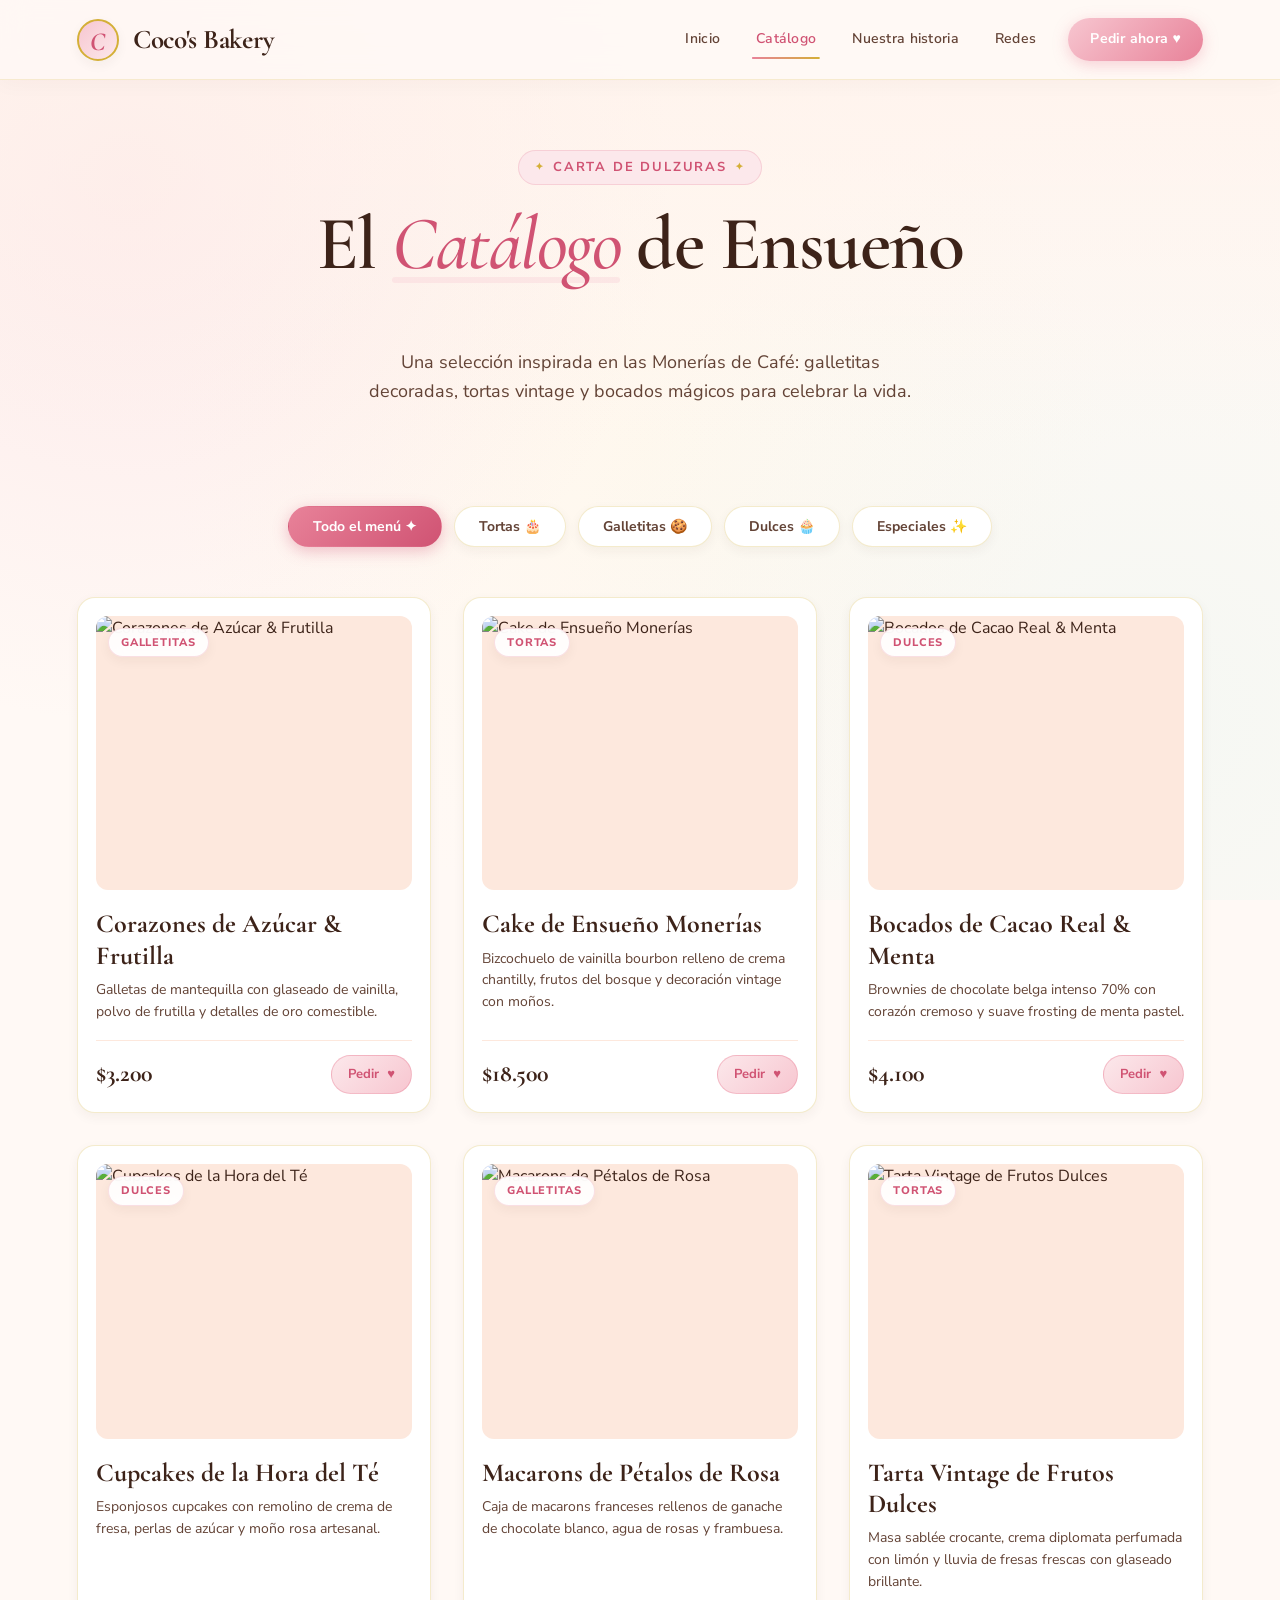
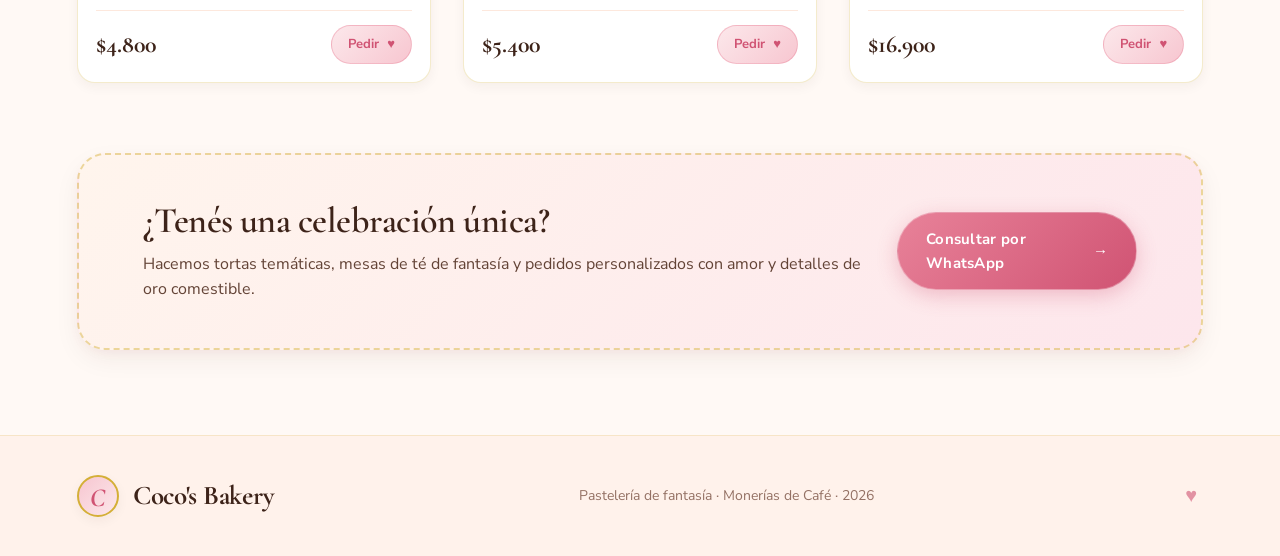
<file: catalogo.html>
<!doctype html>
<html lang="es">
  <head>
    <meta charset="UTF-8" />
    <meta name="viewport" content="width=device-width, initial-scale=1.0" />
    <meta name="description" content="Catálogo de dulces de Coco's Bakery — estilo Monerías de Café." />
    <title>Catálogo de Ensueño · Coco's Bakery</title>
    <link rel="preconnect" href="https://fonts.googleapis.com" />
    <link rel="preconnect" href="https://fonts.gstatic.com" crossorigin />
    <link href="https://fonts.googleapis.com/css2?family=Cormorant+Garamond:ital,wght@0,500;0,600;0,700;1,500&family=Nunito+Sans:wght@400;600;700;800&display=swap" rel="stylesheet" />
    <link rel="stylesheet" href="styles.css" />
  </head>
  <body>
    <div class="site-shell">
      <!-- HEADER -->
      <header class="site-header">
        <a class="brand" href="index.html" aria-label="Coco's Bakery, inicio">
          <span class="brand-mini">C</span>
          <span>Coco's Bakery</span>
        </a>
        <button class="menu-button" aria-expanded="false" aria-controls="main-nav">Menú <span>✦</span></button>
        <nav id="main-nav" class="main-nav" aria-label="Navegación principal">
          <a href="index.html">Inicio</a>
          <a class="active" href="catalogo.html">Catálogo</a>
          <a href="index.html#historia">Nuestra historia</a>
          <a href="index.html#redes">Redes</a>
          <a href="https://wa.me/?text=Hola%20Coco's%20Bakery!%20Quisiera%20hacer%20un%20pedido%20especial" target="_blank" rel="noopener noreferrer" class="nav-cta">
            Pedir ahora <span>♥</span>
          </a>
        </nav>
      </header>

      <main>
        <!-- HERO DEL CATÁLOGO -->
        <section class="catalogue-hero">
          <span class="eyebrow">Carta de Dulzuras</span>
          <h1>El <em>Catálogo</em> de Ensueño</h1>
          <p>
            Una selección inspirada en las Monerías de Café: galletitas decoradas, tortas vintage y bocados mágicos para celebrar la vida.
          </p>
        </section>

        <!-- SECCIÓN DE PRODUCTOS CON FILTROS DINÁMICOS -->
        <section class="section-pad" style="padding-top: 20px;">
          <!-- Barra de filtros -->
          <div class="filter-bar" role="group" aria-label="Filtrar productos por categoría">
            <button class="filter-btn active" data-filter="all">Todo el menú ✦</button>
            <button class="filter-btn" data-filter="tortas">Tortas 🎂</button>
            <button class="filter-btn" data-filter="galletitas">Galletitas 🍪</button>
            <button class="filter-btn" data-filter="dulces">Dulces 🧁</button>
            <button class="filter-btn" data-filter="especiales">Especiales ✨</button>
          </div>

          <!-- Grilla de productos renderizada dinámicamente -->
          <div class="catalogue-grid" id="catalogue-grid">
            <!-- Renderizado dinámicamente con script.js -->
          </div>

          <!-- Caja de pedido a medida -->
          <div class="custom-order-box">
            <div class="custom-order-copy">
              <h2>¿Tenés una celebración única?</h2>
              <p>Hacemos tortas temáticas, mesas de té de fantasía y pedidos personalizados con amor y detalles de oro comestible.</p>
            </div>
            <a href="https://wa.me/?text=Hola%20Coco's%20Bakery!%20Tengo%20una%20idea%20para%20un%20pedido%20personalizado" target="_blank" rel="noopener noreferrer" class="button button-pink">
              Consultar por WhatsApp <span>→</span>
            </a>
          </div>
        </section>
      </main>

      <!-- FOOTER CON CORAZÓN SECRETO DE ADMIN -->
      <footer class="site-footer">
        <a class="brand" href="index.html">
          <span class="brand-mini">C</span>
          <span>Coco's Bakery</span>
        </a>
        <p>Pastelería de fantasía · Monerías de Café · <span>2026</span></p>
        <!-- Corazón secreto que lleva al panel de administración oculto -->
        <a href="admin.html" class="footer-secret-heart" title="Área privada de Coco">♥</a>
      </footer>
    </div>

    <script src="script.js"></script>
  </body>
</html>
</file>
<file: styles.css>
/* ==========================================================================
   COCO'S BAKERY — ESTILO "MONERÍAS DE CAFÉ" (CAFÉ CUTIES)
   Inspirado en la temática victoriana / maid café de fantasía, repostería mágica,
   tonos rosa pastel, crema de vainilla, acentos dorados y lazos delicados.
   ========================================================================== */

:root {
  /* Paleta "Monerías de Café" */
  --cream-base: #FFF9F5;
  --cream-card: #FFFFFF;
  --cream-tint: #FFF2EB;
  --cream-soft: #FDE8DD;
  
  --pink-pastel: #FCE8EB;
  --pink-blush: #F7C6D0;
  --pink-accent: #E88299;
  --pink-deep: #D05373;
  
  --gold-shimmer: #FDF4D8;
  --gold-accent: #D4AF37;
  --gold-dark: #A67C1E;
  
  --mint-soft: #E3F5F0;
  --mint-accent: #87C7B5;
  
  --choco-rich: #3D2319;
  --choco-soft: #634336;
  --choco-light: #947164;
  --choco-border: rgba(61, 35, 25, 0.12);
  
  /* Tipografías */
  --font-serif: 'Cormorant Garamond', Garamond, 'Playfair Display', Georgia, serif;
  --font-sans: 'Nunito Sans', -apple-system, BlinkMacSystemFont, 'Segoe UI', Roboto, sans-serif;
  
  /* Elevaciones suaves (Marshmallow & Cream) */
  --shadow-sm: 0 4px 12px rgba(61, 35, 25, 0.05);
  --shadow-md: 0 10px 28px -4px rgba(61, 35, 25, 0.08), 0 4px 10px -2px rgba(232, 130, 153, 0.08);
  --shadow-lg: 0 20px 40px -6px rgba(208, 83, 115, 0.15), 0 8px 16px -4px rgba(61, 35, 25, 0.06);
  --shadow-gold: 0 8px 24px -2px rgba(212, 175, 55, 0.25);
  
  /* Radios de borde */
  --radius-sm: 10px;
  --radius-md: 18px;
  --radius-lg: 28px;
  --radius-full: 9999px;
  
  --transition: all 0.3s cubic-bezier(0.25, 1, 0.5, 1);
}

* {
  box-sizing: border-box;
}

html {
  scroll-behavior: smooth;
}

body {
  margin: 0;
  background-color: var(--cream-base);
  color: var(--choco-rich);
  font-family: var(--font-sans);
  font-size: 16px;
  line-height: 1.6;
  overflow-x: hidden;
  background-image: 
    radial-gradient(circle at 10% 20%, rgba(247, 198, 208, 0.3) 0%, transparent 40%),
    radial-gradient(circle at 90% 80%, rgba(227, 245, 240, 0.35) 0%, transparent 45%),
    radial-gradient(circle at 50% 50%, rgba(253, 244, 216, 0.25) 0%, transparent 60%);
  background-attachment: fixed;
}

/* Enlaces y botones base */
a {
  color: inherit;
  text-decoration: none;
  transition: var(--transition);
}

button, input, textarea, select {
  font-family: inherit;
  font-size: inherit;
}

button {
  cursor: pointer;
  border: none;
  background: none;
}

/* ==========================================================================
   TIPOGRAFÍA Y ENCABEZADOS
   ========================================================================== */

h1, h2, h3, h4 {
  font-family: var(--font-serif);
  font-weight: 600;
  color: var(--choco-rich);
  margin-top: 0;
}

h1 {
  font-size: clamp(42px, 6vw, 76px);
  line-height: 1.08;
  letter-spacing: -0.02em;
}

h1 em, h2 em {
  font-style: italic;
  font-weight: 500;
  color: var(--pink-deep);
  position: relative;
  display: inline-block;
}

h1 em::after, h2 em::after {
  content: '';
  position: absolute;
  left: 0;
  bottom: 2px;
  width: 100%;
  height: 6px;
  background: var(--pink-blush);
  opacity: 0.45;
  border-radius: var(--radius-full);
  z-index: -1;
}

h2 {
  font-size: clamp(32px, 4vw, 50px);
  line-height: 1.15;
  letter-spacing: -0.015em;
  margin-bottom: 12px;
}

h3 {
  font-size: 26px;
  line-height: 1.25;
}

.eyebrow {
  display: inline-flex;
  align-items: center;
  gap: 8px;
  font-size: 13px;
  font-weight: 700;
  text-transform: uppercase;
  letter-spacing: 0.14em;
  color: var(--pink-deep);
  background: var(--pink-pastel);
  padding: 6px 16px;
  border-radius: var(--radius-full);
  border: 1px solid rgba(232, 130, 153, 0.25);
  margin-bottom: 18px;
}

.eyebrow::before, .eyebrow::after {
  content: '✦';
  font-size: 10px;
  color: var(--gold-accent);
}

.section-pad {
  padding: 85px max(6vw, 24px);
}

/* ==========================================================================
   ENCABEZADO / NAVBAR (ESTILO MAID CAFÉ DE FANTASÍA)
   ========================================================================== */

.site-header {
  position: sticky;
  top: 0;
  z-index: 100;
  min-height: 80px;
  padding: 0 max(6vw, 24px);
  display: flex;
  align-items: center;
  justify-content: space-between;
  background: rgba(255, 249, 245, 0.88);
  backdrop-filter: blur(14px);
  -webkit-backdrop-filter: blur(14px);
  border-bottom: 1px solid rgba(212, 175, 55, 0.2);
  box-shadow: 0 4px 20px rgba(61, 35, 25, 0.03);
  transition: var(--transition);
}

.brand {
  display: inline-flex;
  align-items: center;
  gap: 14px;
  font-family: var(--font-serif);
  font-size: 27px;
  font-weight: 700;
  color: var(--choco-rich);
  letter-spacing: -0.01em;
}

.brand-mini {
  display: grid;
  place-items: center;
  width: 42px;
  height: 42px;
  border-radius: 50%;
  background: linear-gradient(135deg, var(--pink-blush), var(--pink-pastel));
  border: 2px solid var(--gold-accent);
  color: var(--pink-deep);
  font-family: var(--font-serif);
  font-size: 26px;
  font-style: italic;
  font-weight: 700;
  box-shadow: var(--shadow-sm);
  transition: var(--transition);
}

.brand:hover .brand-mini {
  transform: rotate(-10deg) scale(1.08);
  box-shadow: var(--shadow-gold);
}

.main-nav {
  display: flex;
  align-items: center;
  gap: 28px;
}

.main-nav a {
  font-size: 14px;
  font-weight: 600;
  color: var(--choco-soft);
  position: relative;
  padding: 8px 4px;
  letter-spacing: 0.02em;
}

.main-nav a::after {
  content: '';
  position: absolute;
  left: 50%;
  bottom: 0;
  width: 0;
  height: 2px;
  background: linear-gradient(90deg, var(--pink-accent), var(--gold-accent));
  border-radius: var(--radius-full);
  transition: var(--transition);
  transform: translateX(-50%);
}

.main-nav a:hover, .main-nav a.active {
  color: var(--pink-deep);
}

.main-nav a:hover::after, .main-nav a.active::after {
  width: 100%;
}

.nav-cta {
  background: linear-gradient(135deg, var(--pink-blush), var(--pink-accent)) !important;
  color: #fff !important;
  padding: 10px 22px !important;
  border-radius: var(--radius-full) !important;
  font-weight: 700 !important;
  box-shadow: 0 4px 15px rgba(232, 130, 153, 0.35);
}

.nav-cta:hover {
  transform: translateY(-2px);
  box-shadow: 0 6px 20px rgba(232, 130, 153, 0.45);
}

.nav-cta::after {
  display: none !important;
}

.menu-button {
  display: none;
  background: var(--pink-pastel);
  border: 1px solid var(--pink-blush);
  padding: 8px 16px;
  border-radius: var(--radius-full);
  color: var(--choco-rich);
  font-weight: 700;
  font-size: 14px;
}

/* ==========================================================================
   BOTONES Y LLAMADAS A LA ACCIÓN
   ========================================================================== */

.button {
  display: inline-flex;
  align-items: center;
  justify-content: center;
  gap: 12px;
  padding: 14px 28px;
  border-radius: var(--radius-full);
  font-size: 15px;
  font-weight: 700;
  letter-spacing: 0.02em;
  transition: var(--transition);
  box-shadow: var(--shadow-sm);
  position: relative;
  overflow: hidden;
}

.button::before {
  content: '';
  position: absolute;
  top: 0;
  left: -100%;
  width: 100%;
  height: 100%;
  background: linear-gradient(90deg, transparent, rgba(255, 255, 255, 0.35), transparent);
  transition: left 0.6s ease;
}

.button:hover::before {
  left: 100%;
}

.button:hover {
  transform: translateY(-3px);
  box-shadow: var(--shadow-md);
}

.button:active {
  transform: translateY(-1px);
}

.button-pink {
  background: linear-gradient(135deg, var(--pink-accent), var(--pink-deep));
  color: #FFFFFF;
  border: 1px solid rgba(255, 255, 255, 0.3);
  box-shadow: 0 6px 20px rgba(208, 83, 115, 0.3);
}

.button-pink:hover {
  box-shadow: 0 10px 28px rgba(208, 83, 115, 0.42);
}

.button-dark {
  background: linear-gradient(135deg, var(--choco-rich), #26140D);
  color: var(--cream-base);
  border: 1px solid var(--gold-accent);
  box-shadow: 0 6px 20px rgba(61, 35, 25, 0.25);
}

.button-dark:hover {
  border-color: #ffd966;
  box-shadow: var(--shadow-gold);
}

.button-gold {
  background: linear-gradient(135deg, #F3D279, var(--gold-accent));
  color: var(--choco-rich);
  border: 1px solid rgba(255, 255, 255, 0.5);
  box-shadow: var(--shadow-gold);
}

.button-secondary {
  background: var(--cream-card);
  color: var(--choco-rich);
  border: 1px solid var(--choco-border);
}

.button-secondary:hover {
  border-color: var(--pink-accent);
  color: var(--pink-deep);
  background: var(--pink-pastel);
}

.text-link {
  display: inline-flex;
  align-items: center;
  gap: 8px;
  font-weight: 700;
  color: var(--choco-rich);
  font-size: 15px;
  border-bottom: 2px solid var(--pink-blush);
  padding-bottom: 2px;
  transition: var(--transition);
}

.text-link:hover {
  color: var(--pink-deep);
  border-color: var(--pink-deep);
  gap: 12px;
}

/* ==========================================================================
   SECCIÓN HERO (FANTASÍA CAFÉ CUTIES)
   ========================================================================== */

.hero {
  min-height: calc(88vh - 80px);
  display: grid;
  grid-template-columns: 1.15fr 0.85fr;
  align-items: center;
  padding: 60px max(6vw, 24px) 80px;
  gap: 40px;
  position: relative;
}

.hero-copy {
  max-width: 650px;
  position: relative;
  z-index: 2;
}

.hero-copy h1 {
  margin: 12px 0 20px;
}

.hero-text {
  font-size: 19px;
  color: var(--choco-soft);
  line-height: 1.68;
  margin-bottom: 35px;
}

.hero-actions {
  display: flex;
  align-items: center;
  gap: 20px;
  flex-wrap: wrap;
}

/* Arte central del Hero */
.hero-art {
  position: relative;
  display: grid;
  place-items: center;
  min-height: 480px;
}

/* Marco festoneado de encaje (Lace ring de fantasía) */
.lace-ring {
  position: absolute;
  width: min(38vw, 440px);
  height: min(38vw, 440px);
  border-radius: 50%;
  background: radial-gradient(circle, rgba(255, 242, 235, 0.9) 0%, rgba(247, 198, 208, 0.35) 70%, transparent 72%);
  border: 14px double rgba(212, 175, 55, 0.45);
  box-shadow: 0 0 45px rgba(247, 198, 208, 0.5), inset 0 0 35px rgba(253, 244, 216, 0.6);
  animation: gentlePulse 8s infinite ease-in-out;
}

@keyframes gentlePulse {
  0%, 100% { transform: scale(1) rotate(0deg); }
  50% { transform: scale(1.03) rotate(3deg); }
}

.hero-logo-wrap {
  width: min(28vw, 340px);
  aspect-ratio: 1;
  border-radius: 50%;
  padding: 14px;
  background: linear-gradient(145deg, #FFF6EE, var(--pink-pastel));
  border: 3px solid var(--gold-accent);
  box-shadow: var(--shadow-lg), 0 0 0 8px rgba(255, 255, 255, 0.8);
  position: relative;
  z-index: 2;
  transition: var(--transition);
}

.hero-logo-wrap:hover {
  transform: scale(1.02);
  box-shadow: 0 25px 50px rgba(208, 83, 115, 0.25), 0 0 0 10px rgba(255, 255, 255, 0.95);
}

.hero-logo-wrap img {
  width: 100%;
  height: 100%;
  display: block;
  object-fit: cover;
  border-radius: 50%;
  border: 2px solid rgba(212, 175, 55, 0.3);
}

/* Destellos y magia flotante */
.spark {
  position: absolute;
  z-index: 3;
  filter: drop-shadow(0 2px 8px rgba(212, 175, 55, 0.4));
  animation: sparkleFloat 4s ease-in-out infinite;
  pointer-events: none;
}

.spark-one {
  font-size: 32px;
  color: var(--gold-accent);
  top: 10%;
  left: 12%;
  animation-delay: 0s;
}

.spark-two {
  font-size: 44px;
  color: var(--pink-deep);
  top: 16%;
  right: 10%;
  animation-delay: 1.2s;
}

.spark-three {
  font-size: 28px;
  color: var(--pink-accent);
  bottom: 18%;
  left: 16%;
  animation-delay: 2.4s;
}

@keyframes sparkleFloat {
  0%, 100% { transform: translateY(0) rotate(0deg) scale(1); }
  50% { transform: translateY(-10px) rotate(8deg) scale(1.15); }
}

/* Lazos decorativos elegantes */
.ribbon {
  position: absolute;
  z-index: 4;
  bottom: 8%;
  width: 90px;
  height: 48px;
  background: linear-gradient(135deg, var(--pink-blush), var(--pink-accent));
  border: 1px solid rgba(255, 255, 255, 0.7);
  box-shadow: var(--shadow-md);
  border-radius: 30% 70% 70% 30% / 30% 30% 70% 70%;
}

.ribbon-left {
  left: 28%;
  transform: rotate(20deg);
}

.ribbon-right {
  right: 28%;
  transform: rotate(-20deg) scaleX(-1);
}

.art-note {
  position: absolute;
  right: -5px;
  bottom: 4%;
  background: var(--cream-card);
  padding: 8px 18px;
  border-radius: var(--radius-full);
  border: 1px solid var(--gold-accent);
  box-shadow: var(--shadow-sm);
  font-family: var(--font-serif);
  font-style: italic;
  font-size: 18px;
  color: var(--choco-rich);
  z-index: 5;
  transform: rotate(-4deg);
}

/* ==========================================================================
   MARQUEE INFINITO (CINTA MÁGICA CONTINUA)
   ========================================================================== */

.marquee-container {
  overflow: hidden;
  background: linear-gradient(90deg, #3D2319 0%, #4D2D20 50%, #3D2319 100%);
  color: var(--gold-shimmer);
  padding: 14px 0;
  border-top: 2px solid var(--gold-accent);
  border-bottom: 2px solid var(--gold-accent);
  box-shadow: 0 4px 15px rgba(61, 35, 25, 0.15);
  display: flex;
  white-space: nowrap;
}

.marquee-track {
  display: flex;
  align-items: center;
  gap: 36px;
  animation: marqueeScroll 28s linear infinite;
  min-width: 100%;
}

.marquee-track span {
  font-size: 14px;
  font-weight: 700;
  letter-spacing: 0.12em;
  text-transform: uppercase;
  display: inline-flex;
  align-items: center;
  gap: 12px;
}

.marquee-track i {
  color: var(--gold-accent);
  font-style: normal;
  font-size: 14px;
}

@keyframes marqueeScroll {
  from { transform: translateX(0); }
  to { transform: translateX(-50%); }
}

.marquee-container:hover .marquee-track {
  animation-play-state: paused;
}

/* ==========================================================================
   TARJETAS DE PRODUCTO Y GRILLAS (CAFÉ CUTIES SWEET CARDS)
   ========================================================================== */

.section-heading {
  display: flex;
  justify-content: space-between;
  align-items: flex-end;
  margin-bottom: 45px;
  gap: 20px;
}

.treat-grid, .catalogue-grid {
  display: grid;
  grid-template-columns: repeat(auto-fill, minmax(310px, 1fr));
  gap: 32px;
}

.product-card {
  background: var(--cream-card);
  border-radius: var(--radius-md);
  border: 1px solid rgba(212, 175, 55, 0.25);
  box-shadow: var(--shadow-sm);
  padding: 18px;
  display: flex;
  flex-direction: column;
  transition: var(--transition);
  position: relative;
  overflow: hidden;
}

.product-card::before {
  content: '';
  position: absolute;
  top: 0;
  left: 0;
  right: 0;
  height: 5px;
  background: linear-gradient(90deg, var(--pink-blush), var(--gold-accent), var(--pink-blush));
  opacity: 0;
  transition: var(--transition);
}

.product-card:hover {
  transform: translateY(-8px);
  box-shadow: var(--shadow-lg);
  border-color: rgba(232, 130, 153, 0.45);
}

.product-card:hover::before {
  opacity: 1;
}

.product-media {
  position: relative;
  width: 100%;
  aspect-ratio: 1.15;
  border-radius: calc(var(--radius-md) - 6px);
  overflow: hidden;
  background: var(--cream-soft);
  margin-bottom: 18px;
}

.product-media img {
  width: 100%;
  height: 100%;
  object-fit: cover;
  transition: transform 0.5s ease;
}

.product-card:hover .product-media img {
  transform: scale(1.06);
}

.badge-kind {
  position: absolute;
  top: 12px;
  left: 12px;
  background: rgba(255, 255, 255, 0.92);
  backdrop-filter: blur(8px);
  -webkit-backdrop-filter: blur(8px);
  color: var(--pink-deep);
  font-size: 11px;
  font-weight: 800;
  letter-spacing: 0.08em;
  text-transform: uppercase;
  padding: 5px 12px;
  border-radius: var(--radius-full);
  border: 1px solid rgba(232, 130, 153, 0.25);
  box-shadow: var(--shadow-sm);
  z-index: 2;
}

.product-info {
  display: flex;
  flex-direction: column;
  flex-grow: 1;
}

.product-title {
  font-family: var(--font-serif);
  font-size: 26px;
  font-weight: 700;
  color: var(--choco-rich);
  margin: 0 0 8px;
  line-height: 1.2;
}

.product-desc {
  font-size: 14px;
  color: var(--choco-soft);
  line-height: 1.55;
  margin: 0 0 18px;
  flex-grow: 1;
}

.product-footer {
  display: flex;
  align-items: center;
  justify-content: space-between;
  padding-top: 14px;
  border-top: 1px solid var(--cream-soft);
  gap: 12px;
}

.product-price {
  font-family: var(--font-serif);
  font-size: 24px;
  font-weight: 700;
  color: var(--choco-rich);
}

.order-btn {
  display: inline-flex;
  align-items: center;
  gap: 8px;
  background: linear-gradient(135deg, var(--pink-pastel), var(--pink-blush));
  color: var(--pink-deep);
  border: 1px solid rgba(232, 130, 153, 0.4);
  padding: 8px 16px;
  border-radius: var(--radius-full);
  font-size: 13px;
  font-weight: 700;
  transition: var(--transition);
}

.order-btn:hover {
  background: linear-gradient(135deg, var(--pink-accent), var(--pink-deep));
  color: #fff;
  box-shadow: 0 4px 12px rgba(208, 83, 115, 0.3);
}

/* ==========================================================================
   SECCIÓN HISTORIA & SELLO ARTESANAL
   ========================================================================== */

.story-section {
  background: linear-gradient(145deg, #FFF0E8 0%, #FCE8EE 100%);
  border-top: 1px solid rgba(212, 175, 55, 0.25);
  border-bottom: 1px solid rgba(212, 175, 55, 0.25);
  position: relative;
  overflow: hidden;
}

.story-grid {
  display: grid;
  grid-template-columns: 1.2fr 0.8fr;
  align-items: center;
  gap: 60px;
}

.story-copy p {
  font-size: 18px;
  color: var(--choco-soft);
  line-height: 1.75;
  margin: 20px 0 30px;
}

.story-visual-wrap {
  display: flex;
  justify-content: center;
  align-items: center;
}

.story-stamp-card {
  width: 270px;
  height: 270px;
  border-radius: 50%;
  background: var(--cream-card);
  border: 3px double var(--gold-accent);
  box-shadow: var(--shadow-lg), inset 0 0 25px rgba(247, 198, 208, 0.3);
  display: flex;
  flex-direction: column;
  align-items: center;
  justify-content: center;
  text-align: center;
  padding: 25px;
  transform: rotate(-6deg);
  transition: var(--transition);
}

.story-stamp-card:hover {
  transform: rotate(0deg) scale(1.05);
}

.story-stamp-card .stamp-icon {
  font-size: 38px;
  color: var(--pink-deep);
  margin-bottom: 6px;
}

.story-stamp-card h3 {
  font-size: 22px;
  letter-spacing: 0.12em;
  text-transform: uppercase;
  margin: 0;
  color: var(--choco-rich);
}

.story-stamp-card span {
  font-size: 13px;
  color: var(--gold-dark);
  font-weight: 700;
  letter-spacing: 0.1em;
  text-transform: uppercase;
}

/* ==========================================================================
   SECCIÓN REDES SOCIALES
   ========================================================================== */

.social-section {
  text-align: center;
}

.social-cards {
  display: flex;
  justify-content: center;
  gap: 24px;
  flex-wrap: wrap;
  margin-top: 35px;
}

.social-card {
  display: flex;
  align-items: center;
  gap: 16px;
  background: var(--cream-card);
  padding: 16px 28px;
  border-radius: var(--radius-full);
  border: 1px solid rgba(212, 175, 55, 0.25);
  box-shadow: var(--shadow-sm);
  font-weight: 700;
  color: var(--choco-rich);
  transition: var(--transition);
}

.social-card:hover {
  transform: translateY(-4px);
  box-shadow: var(--shadow-md);
  border-color: var(--pink-accent);
  color: var(--pink-deep);
}

.social-icon {
  width: 36px;
  height: 36px;
  border-radius: 50%;
  background: var(--pink-pastel);
  display: grid;
  place-items: center;
  color: var(--pink-deep);
  font-size: 18px;
}

/* ==========================================================================
   PIE DE PÁGINA (FOOTER)
   ========================================================================== */

.site-footer {
  padding: 35px max(6vw, 24px);
  background: #FFF2EB;
  border-top: 1px solid rgba(212, 175, 55, 0.2);
  display: flex;
  justify-content: space-between;
  align-items: center;
  gap: 20px;
  font-size: 14px;
  color: var(--choco-light);
}

.footer-secret-heart {
  font-size: 20px;
  color: var(--pink-deep);
  opacity: 0.6;
  cursor: pointer;
  transition: var(--transition);
  display: inline-block;
  padding: 6px;
}

.footer-secret-heart:hover {
  opacity: 1;
  transform: scale(1.3);
  filter: drop-shadow(0 0 8px rgba(232, 130, 153, 0.7));
}

/* ==========================================================================
   PÁGINA CATÁLOGO (catalogo.html)
   ========================================================================== */

.catalogue-hero {
  text-align: center;
  padding: 70px max(6vw, 24px) 40px;
  background: linear-gradient(180deg, rgba(255, 242, 235, 0.7) 0%, transparent 100%);
  position: relative;
}

.catalogue-hero p {
  max-width: 550px;
  margin: 14px auto 0;
  font-size: 18px;
  color: var(--choco-soft);
}

.filter-bar {
  display: flex;
  justify-content: center;
  flex-wrap: wrap;
  gap: 12px;
  margin: 40px 0 50px;
}

.filter-btn {
  background: var(--cream-card);
  color: var(--choco-soft);
  border: 1px solid rgba(212, 175, 55, 0.25);
  padding: 10px 24px;
  border-radius: var(--radius-full);
  font-size: 14px;
  font-weight: 700;
  transition: var(--transition);
  box-shadow: var(--shadow-sm);
}

.filter-btn:hover {
  border-color: var(--pink-accent);
  color: var(--pink-deep);
  transform: translateY(-2px);
}

.filter-btn.active {
  background: linear-gradient(135deg, var(--pink-accent), var(--pink-deep));
  color: #FFFFFF;
  border-color: transparent;
  box-shadow: 0 4px 15px rgba(208, 83, 115, 0.35);
}

/* Nota de pedido personalizado */
.custom-order-box {
  background: linear-gradient(135deg, #FFF5ED, #FDE6EC);
  border: 2px dashed rgba(212, 175, 55, 0.45);
  border-radius: var(--radius-lg);
  padding: 45px max(5vw, 28px);
  margin-top: 70px;
  display: flex;
  align-items: center;
  justify-content: space-between;
  gap: 30px;
  box-shadow: var(--shadow-md);
}

.custom-order-copy h2 {
  font-size: 36px;
  margin: 0 0 10px;
}

.custom-order-copy p {
  font-size: 16px;
  color: var(--choco-soft);
  margin: 0;
}

/* ==========================================================================
   PANEL DE ADMINISTRACIÓN (admin.html)
   ========================================================================== */

.admin-body {
  min-height: 100vh;
  background-color: var(--cream-base);
  background-image: radial-gradient(circle at 10% 10%, #FDEBF0 0%, transparent 40%),
                    radial-gradient(circle at 90% 90%, #E8F7F2 0%, transparent 40%);
}

.admin-login-wrap {
  min-height: 100vh;
  display: grid;
  place-items: center;
  padding: 30px 20px;
}

.admin-login-card {
  width: min(100%, 450px);
  background: var(--cream-card);
  border-radius: var(--radius-lg);
  border: 1px solid rgba(212, 175, 55, 0.3);
  box-shadow: var(--shadow-lg);
  padding: 45px 36px;
  text-align: center;
  position: relative;
}

.admin-login-avatar {
  width: 95px;
  height: 95px;
  border-radius: 50%;
  object-fit: cover;
  border: 3px solid var(--gold-accent);
  box-shadow: var(--shadow-md);
  margin-bottom: 20px;
}

.form-group {
  text-align: left;
  margin-bottom: 20px;
}

.form-group label {
  display: block;
  font-size: 13px;
  font-weight: 700;
  text-transform: uppercase;
  letter-spacing: 0.08em;
  color: var(--choco-rich);
  margin-bottom: 8px;
}

.form-control {
  width: 100%;
  padding: 13px 16px;
  border-radius: var(--radius-sm);
  border: 1px solid rgba(61, 35, 25, 0.2);
  background: var(--cream-tint);
  color: var(--choco-rich);
  font-size: 15px;
  transition: var(--transition);
}

.form-control:focus {
  outline: none;
  border-color: var(--pink-accent);
  background: #FFFFFF;
  box-shadow: 0 0 0 3px rgba(232, 130, 153, 0.2);
}

.form-message {
  font-size: 13px;
  color: var(--pink-deep);
  min-height: 20px;
  margin: 10px 0 0;
  font-weight: 600;
}

/* Panel principal de administración */
.admin-navbar {
  background: rgba(255, 255, 255, 0.95);
  backdrop-filter: blur(10px);
  border-bottom: 1px solid rgba(212, 175, 55, 0.25);
  padding: 16px max(6vw, 24px);
  display: flex;
  justify-content: space-between;
  align-items: center;
  box-shadow: var(--shadow-sm);
}

.admin-nav-actions {
  display: flex;
  align-items: center;
  gap: 16px;
}

.admin-container {
  max-width: 1300px;
  margin: 0 auto;
  padding: 40px 24px 80px;
}

.admin-grid-layout {
  display: grid;
  grid-template-columns: 420px 1fr;
  gap: 36px;
  align-items: start;
}

.admin-panel-card {
  background: var(--cream-card);
  border-radius: var(--radius-md);
  border: 1px solid rgba(212, 175, 55, 0.25);
  box-shadow: var(--shadow-md);
  padding: 30px;
}

.admin-panel-card h2 {
  font-size: 28px;
  margin: 0 0 6px;
}

.admin-panel-card p.subtitle {
  font-size: 14px;
  color: var(--choco-light);
  margin: 0 0 24px;
}

/* Vista previa de imagen en formulario */
.image-preview-box {
  width: 100%;
  height: 170px;
  border: 2px dashed rgba(212, 175, 55, 0.4);
  border-radius: var(--radius-sm);
  background: var(--cream-tint);
  display: grid;
  place-items: center;
  margin-top: 10px;
  overflow: hidden;
  position: relative;
}

.image-preview-box img {
  width: 100%;
  height: 100%;
  object-fit: cover;
}

.image-preview-placeholder {
  font-size: 13px;
  color: var(--choco-light);
  text-align: center;
  padding: 15px;
}

/* Tarjetas de productos en admin */
.admin-products-list {
  display: grid;
  gap: 16px;
}

.admin-item-row {
  display: grid;
  grid-template-columns: 90px 1fr auto;
  align-items: center;
  gap: 18px;
  background: var(--cream-tint);
  border: 1px solid rgba(212, 175, 55, 0.2);
  border-radius: var(--radius-sm);
  padding: 14px;
  transition: var(--transition);
}

.admin-item-row:hover {
  background: #FFFFFF;
  box-shadow: var(--shadow-sm);
  border-color: var(--pink-blush);
}

.admin-item-thumb {
  width: 90px;
  height: 80px;
  border-radius: 8px;
  object-fit: cover;
  background: var(--cream-soft);
}

.admin-item-details h4 {
  font-size: 19px;
  margin: 0 0 4px;
  color: var(--choco-rich);
}

.admin-item-details p {
  font-size: 13px;
  color: var(--choco-soft);
  margin: 0 0 6px;
  line-height: 1.4;
}

.admin-item-meta {
  display: flex;
  align-items: center;
  gap: 12px;
  font-size: 13px;
}

.admin-item-price {
  font-weight: 700;
  color: var(--pink-deep);
}

.admin-item-actions {
  display: flex;
  flex-direction: column;
  gap: 8px;
}

.btn-icon {
  width: 36px;
  height: 36px;
  border-radius: 50%;
  display: grid;
  place-items: center;
  font-size: 15px;
  transition: var(--transition);
}

.btn-edit {
  background: var(--gold-shimmer);
  color: var(--gold-dark);
  border: 1px solid var(--gold-accent);
}

.btn-edit:hover {
  background: var(--gold-accent);
  color: #fff;
}

.btn-delete {
  background: #FEECEB;
  color: #D32F2F;
  border: 1px solid #FFCDD2;
}

.btn-delete:hover {
  background: #D32F2F;
  color: #fff;
}

.empty-state {
  text-align: center;
  padding: 45px 20px;
  color: var(--choco-light);
  font-size: 15px;
}

/* Toast de notificación */
.toast-msg {
  position: fixed;
  bottom: 30px;
  right: 30px;
  background: var(--choco-rich);
  color: var(--cream-base);
  padding: 14px 24px;
  border-radius: var(--radius-full);
  border: 1px solid var(--gold-accent);
  box-shadow: var(--shadow-lg);
  font-weight: 600;
  font-size: 14px;
  z-index: 1000;
  display: flex;
  align-items: center;
  gap: 10px;
  animation: slideInUp 0.3s ease;
}

@keyframes slideInUp {
  from { transform: translateY(50px); opacity: 0; }
  to { transform: translateY(0); opacity: 1; }
}

.hidden {
  display: none !important;
}

/* ==========================================================================
   RESPONSIVE DESIGN (TABLET & MOBILE)
   ========================================================================== */

@media (max-width: 992px) {
  .hero {
    grid-template-columns: 1fr;
    text-align: center;
    padding-top: 40px;
  }
  
  .hero-copy {
    margin: 0 auto;
  }
  
  .hero-actions {
    justify-content: center;
  }
  
  .hero-art {
    margin-top: 20px;
    min-height: 400px;
  }
  
  .story-grid {
    grid-template-columns: 1fr;
    text-align: center;
  }
  
  .admin-grid-layout {
    grid-template-columns: 1fr;
  }
}

@media (max-width: 768px) {
  .menu-button {
    display: block;
  }
  
  .main-nav {
    display: none;
    position: absolute;
    top: 80px;
    left: 0;
    right: 0;
    background: rgba(255, 249, 245, 0.98);
    backdrop-filter: blur(16px);
    flex-direction: column;
    padding: 24px;
    border-bottom: 2px solid var(--gold-accent);
    box-shadow: var(--shadow-lg);
    gap: 18px;
  }
  
  .main-nav.open {
    display: flex;
  }
  
  .custom-order-box {
    flex-direction: column;
    text-align: center;
  }
  
  .site-footer {
    flex-direction: column;
    text-align: center;
  }
}
</file>
